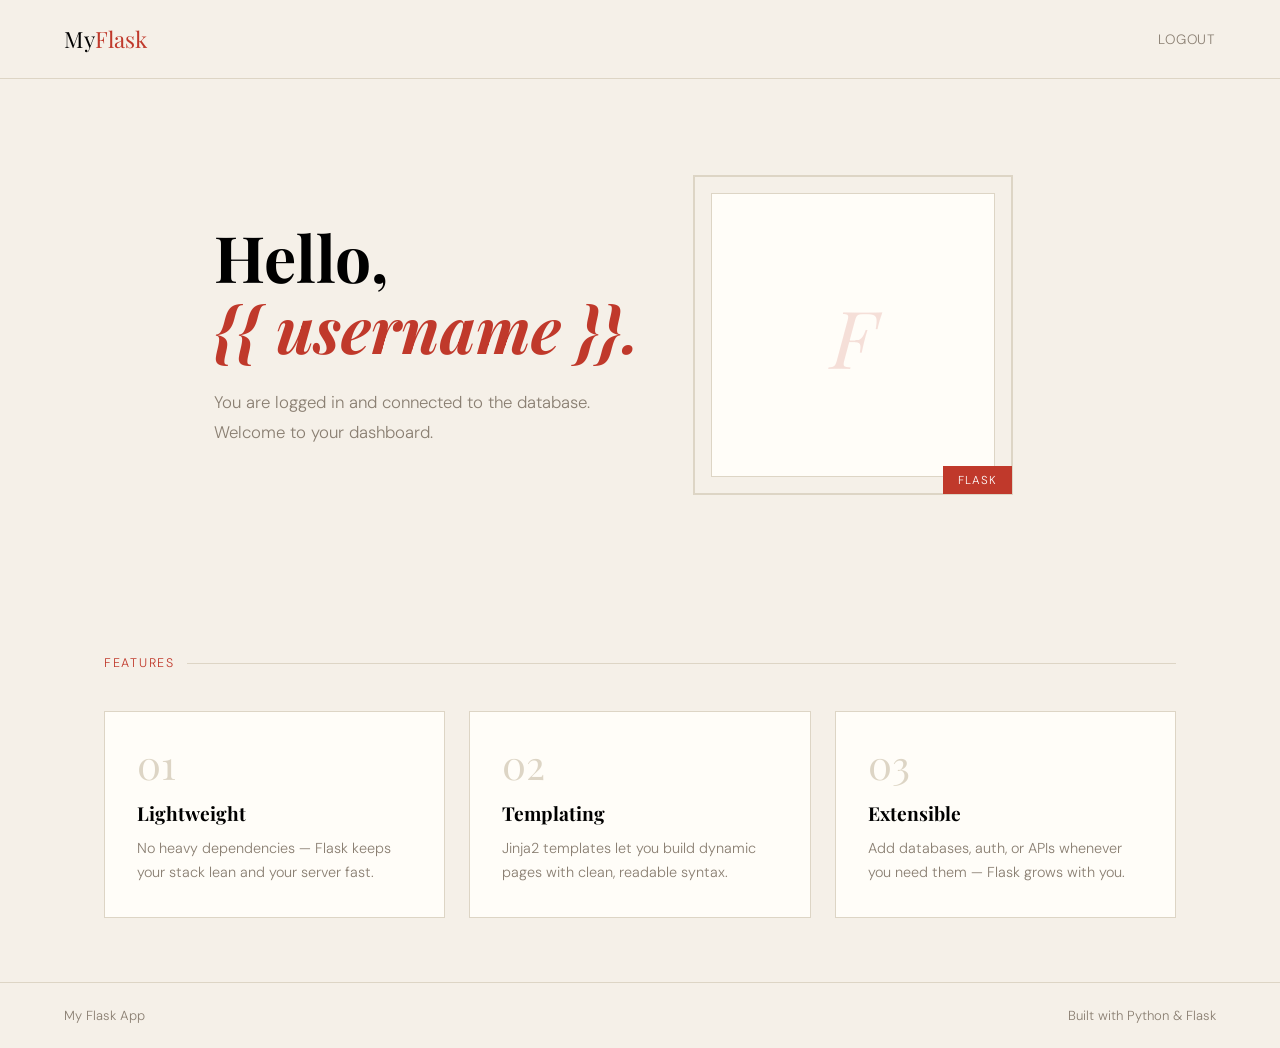
<file: LAB-1/app2/templates/dashboard.html>
<!DOCTYPE html>
<html lang="en">
<head>
  <meta charset="UTF-8"/>
  <meta name="viewport" content="width=device-width, initial-scale=1.0"/>
  <title>Dashboard</title>
  <link href="https://fonts.googleapis.com/css2?family=Playfair+Display:wght@400;700&family=DM+Sans:wght@300;400;500&display=swap" rel="stylesheet">
  <style>
    :root {
      --bg: #f5f0e8; --ink: #1a1714; --accent: #c0392b;
      --muted: #8a7f72; --card: #fffdf8; --border: #ddd5c5;
    }
    *, *::before, *::after { box-sizing: border-box; margin: 0; padding: 0; }
    body {
      background: var(--bg);
      font-family: 'DM Sans', sans-serif;
      font-weight: 300;
      min-height: 100vh;
      display: flex;
      flex-direction: column;
    }
    nav {
      display: flex;
      justify-content: space-between;
      align-items: center;
      padding: 1.5rem 4rem;
      border-bottom: 1px solid var(--border);
      animation: fadeDown 0.6s ease both;
    }
    .logo { font-family: 'Playfair Display', serif; font-size: 1.4rem; }
    .logo span { color: var(--accent); }
    .logout {
      text-decoration: none;
      color: var(--muted);
      font-size: 0.85rem;
      letter-spacing: 0.06em;
      text-transform: uppercase;
      transition: color 0.2s;
    }
    .logout:hover { color: var(--accent); }
    .hero {
      flex: 1;
      display: grid;
      grid-template-columns: 1fr 1fr;
      max-width: 1200px;
      margin: 0 auto;
      padding: 6rem 4rem;
      align-items: center;
      animation: fadeUp 0.8s ease 0.2s both;
    }
    .hero-text h1 {
      font-family: 'Playfair Display', serif;
      font-size: clamp(2.8rem, 5vw, 4.5rem);
      line-height: 1.1;
      margin-bottom: 1.5rem;
    }
    .hero-text h1 em { font-style: italic; color: var(--accent); }
    .hero-text p { color: var(--muted); font-size: 1.05rem; line-height: 1.8; max-width: 38ch; }
    .hero-visual { display: flex; justify-content: center; align-items: center; }
    .big-shape {
      width: 320px; height: 320px;
      border: 2px solid var(--border);
      position: relative;
      display: flex;
      align-items: center;
      justify-content: center;
    }
    .big-shape::before {
      content: '';
      position: absolute;
      inset: 16px;
      background: var(--card);
      border: 1px solid var(--border);
    }
    .big-shape .inner-text {
      position: relative; z-index: 1;
      font-family: 'Playfair Display', serif;
      font-size: 5rem; color: var(--accent); opacity: 0.15; font-style: italic;
    }
    .big-shape .tag {
      position: absolute; bottom: -1px; right: -1px;
      background: var(--accent); color: white;
      font-size: 0.72rem; letter-spacing: 0.1em;
      text-transform: uppercase; padding: 0.4rem 0.9rem;
    }
    .cards-section {
      padding: 4rem; max-width: 1200px;
      margin: 0 auto; width: 100%;
      animation: fadeUp 0.8s ease 0.4s both;
    }
    .section-label {
      font-size: 0.78rem; letter-spacing: 0.14em;
      text-transform: uppercase; color: var(--accent);
      margin-bottom: 2.5rem; display: flex; align-items: center; gap: 0.75rem;
    }
    .section-label::after { content: ''; flex: 1; height: 1px; background: var(--border); }
    .cards { display: grid; grid-template-columns: repeat(3, 1fr); gap: 1.5rem; }
    .card {
      background: var(--card); border: 1px solid var(--border);
      padding: 2rem; transition: transform 0.25s, box-shadow 0.25s;
    }
    .card:hover { transform: translateY(-4px); box-shadow: 0 12px 32px rgba(0,0,0,0.07); }
    .card-num {
      font-family: 'Playfair Display', serif; font-size: 2.5rem;
      color: var(--border); line-height: 1; margin-bottom: 1rem;
    }
    .card h3 { font-family: 'Playfair Display', serif; font-size: 1.2rem; margin-bottom: 0.6rem; }
    .card p { color: var(--muted); font-size: 0.9rem; line-height: 1.7; }
    footer {
      border-top: 1px solid var(--border);
      padding: 1.5rem 4rem; display: flex;
      justify-content: space-between; font-size: 0.82rem; color: var(--muted);
    }
    @keyframes fadeDown {
      from { opacity: 0; transform: translateY(-16px); }
      to   { opacity: 1; transform: translateY(0); }
    }
    @keyframes fadeUp {
      from { opacity: 0; transform: translateY(24px); }
      to   { opacity: 1; transform: translateY(0); }
    }
    @media (max-width: 768px) {
      nav { padding: 1rem 1.5rem; }
      .hero { grid-template-columns: 1fr; padding: 3rem 1.5rem; gap: 3rem; }
      .hero-visual { display: none; }
      .cards { grid-template-columns: 1fr; }
      .cards-section { padding: 2rem 1.5rem; }
      footer { flex-direction: column; gap: 0.5rem; text-align: center; padding: 1.2rem; }
    }
  </style>
</head>
<body>
  <nav>
    <div class="logo">My<span>Flask</span></div>
    <a href="/logout" class="logout">Logout</a>
  </nav>
  <section class="hero">
    <div class="hero-text">
      <h1>Hello,<br><em>{{ username }}.</em></h1>
      <p>You are logged in and connected to the database. Welcome to your dashboard.</p>
    </div>
    <div class="hero-visual">
      <div class="big-shape">
        <span class="inner-text">F</span>
        <span class="tag">Flask</span>
      </div>
    </div>
  </section>
  <section class="cards-section">
    <div class="section-label">Features</div>
    <div class="cards">
      <div class="card">
        <div class="card-num">01</div>
        <h3>Lightweight</h3>
        <p>No heavy dependencies — Flask keeps your stack lean and your server fast.</p>
      </div>
      <div class="card">
        <div class="card-num">02</div>
        <h3>Templating</h3>
        <p>Jinja2 templates let you build dynamic pages with clean, readable syntax.</p>
      </div>
      <div class="card">
        <div class="card-num">03</div>
        <h3>Extensible</h3>
        <p>Add databases, auth, or APIs whenever you need them — Flask grows with you.</p>
      </div>
    </div>
  </section>
  <footer>
    <span>My Flask App</span>
    <span>Built with Python &amp; Flask</span>
  </footer>
</body>
</html>
</file>
